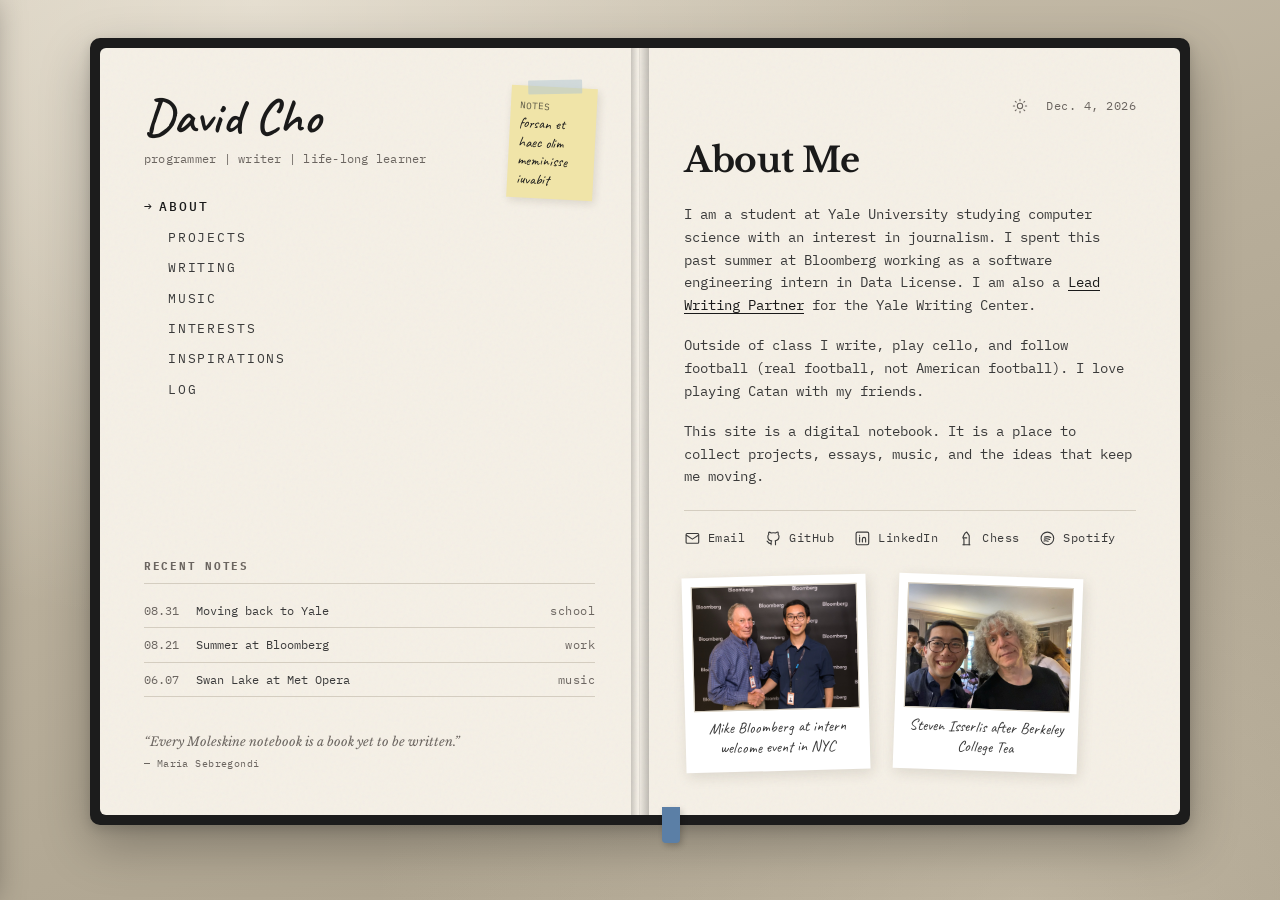
<file: src/index.html>
<!DOCTYPE html>
<html lang="en">
<head>
  <meta charset="UTF-8">
  <meta name="viewport" content="width=device-width, initial-scale=1.0">
  <title>David Cho — About</title>
  <meta property="og:type" content="website">
  <meta property="og:url" content="https://chodav.github.io/">
  <meta property="og:title" content="David Cho — About">
  <meta property="og:description" content="A digital notebook for projects, essays, music, and notes.">
  <meta name="twitter:card" content="summary">
  <link rel="stylesheet" href="assets/css/style.css">
</head>
<body data-page="about" data-show-mobile-home="true">
  <div class="site">
    <div data-chrome></div>
    <div class="notebook">
      <div data-page-left></div>
      <main class="page page-right">
        <div data-content-meta></div>
        <h2 class="content-title">About Me</h2>
        <div class="content-body">
          <p>
            I am a student at Yale University studying computer science with an interest in journalism.
            I spent this past summer at Bloomberg working as a software engineering intern in Data License.
            I am also a <a class="inline-link" href="https://poorvucenter.yale.edu/profile/david-cho" target="_blank" rel="noopener noreferrer">Lead Writing Partner</a> for the Yale Writing Center.
          </p>
          <p>
            Outside of class I write, play cello, and follow football (real football, not American football). I love playing Catan with my friends.
          </p>
          <p>
            This site is a digital notebook. It is a place to collect projects, essays, music, and the ideas that keep me moving.
          </p>

          <nav class="contact-links" aria-label="Contact">
            <a href="mailto:david.cho@yale.edu" class="contact-link">
              <svg viewBox="0 0 24 24" aria-hidden="true"><rect x="3" y="5" width="18" height="14" rx="1.5"/><path d="M3.5 7.5L12 13l8.5-5.5"/></svg>
              <span>Email</span>
            </a>
            <a href="https://github.com/Chodav" class="contact-link" target="_blank" rel="noopener noreferrer">
              <svg viewBox="0 0 24 24" aria-hidden="true"><path d="M9 19c-4.3 1.4-4.3-2.5-6-3m12 5v-3.5c0-1 .1-1.4-.5-2 2.8-.3 5.5-1.4 5.5-6.1 0-1.3-.5-2.4-1.3-3.2.1-.3.6-1.6-.1-3.2 0 0-1.1-.3-3.5 1.3a12 12 0 0 0-6.2 0C6.6 2.8 5.5 3.1 5.5 3.1c-.7 1.6-.2 2.9-.1 3.2A4.6 4.6 0 0 0 4.1 9.5c0 4.7 2.7 5.8 5.5 6.1-.6.5-.9 1.3-.9 2.5V21"/></svg>
              <span>GitHub</span>
            </a>
            <a href="https://www.linkedin.com/in/david-cho-4658502a8" class="contact-link" target="_blank" rel="noopener noreferrer">
              <svg viewBox="0 0 24 24" aria-hidden="true"><rect x="3" y="3" width="18" height="18" rx="2"/><path d="M8 10v7M8 7.5v.1M12 17v-4.2a2.3 2.3 0 0 1 4.6 0V17"/></svg>
              <span>LinkedIn</span>
            </a>
            <a href="https://www.chess.com/member/thechosenone_04" class="contact-link" target="_blank" rel="noopener noreferrer">
              <svg viewBox="0 0 24 24" aria-hidden="true"><path d="M7 21h10"/><path d="M8.5 21V13.5L7 11l1.2-3.2L10 4.5 12.5 3l1.3 1.8L16 8v13"/><path d="M8 11.2h4.5"/></svg>
              <span>Chess</span>
            </a>
            <a href="https://open.spotify.com/user/w8wuxxulh6s0yvmhb4m9mcxh7" class="contact-link" target="_blank" rel="noopener noreferrer">
              <svg viewBox="0 0 24 24" aria-hidden="true"><circle cx="12" cy="12" r="9"/><path d="M8 10.2c2.8-1 6.2-.8 8.8.5M7.5 13c2.5-.8 5.4-.6 7.7.5M7.2 15.7c1.9-.6 4.1-.5 5.9.3"/></svg>
              <span>Spotify</span>
            </a>
          </nav>

          <div class="photo-row" aria-label="Photos">
            <figure class="polaroid">
              <div
                class="polaroid-frame"
                role="img"
                aria-label="Meeting Mike Bloomberg at Bloomberg headquarters"
                data-photo="assets/images/mike_bloomberg.jpg"
              ></div>
              <figcaption class="polaroid-caption">Mike Bloomberg at intern welcome event in NYC</figcaption>
            </figure>
            <figure class="polaroid polaroid--tilt">
              <div
                class="polaroid-frame"
                role="img"
                aria-label="With cellist Steven Isserlis"
                data-photo="assets/images/steven_isserlis.jpg"
              ></div>
              <figcaption class="polaroid-caption">Steven Isserlis after Berkeley College Tea</figcaption>
            </figure>
          </div>
        </div>
      </main>
    </div>
    <div data-mount="mobile-home"></div>
  </div>
  <script src="assets/js/script.js"></script>
</body>
</html>
</file>
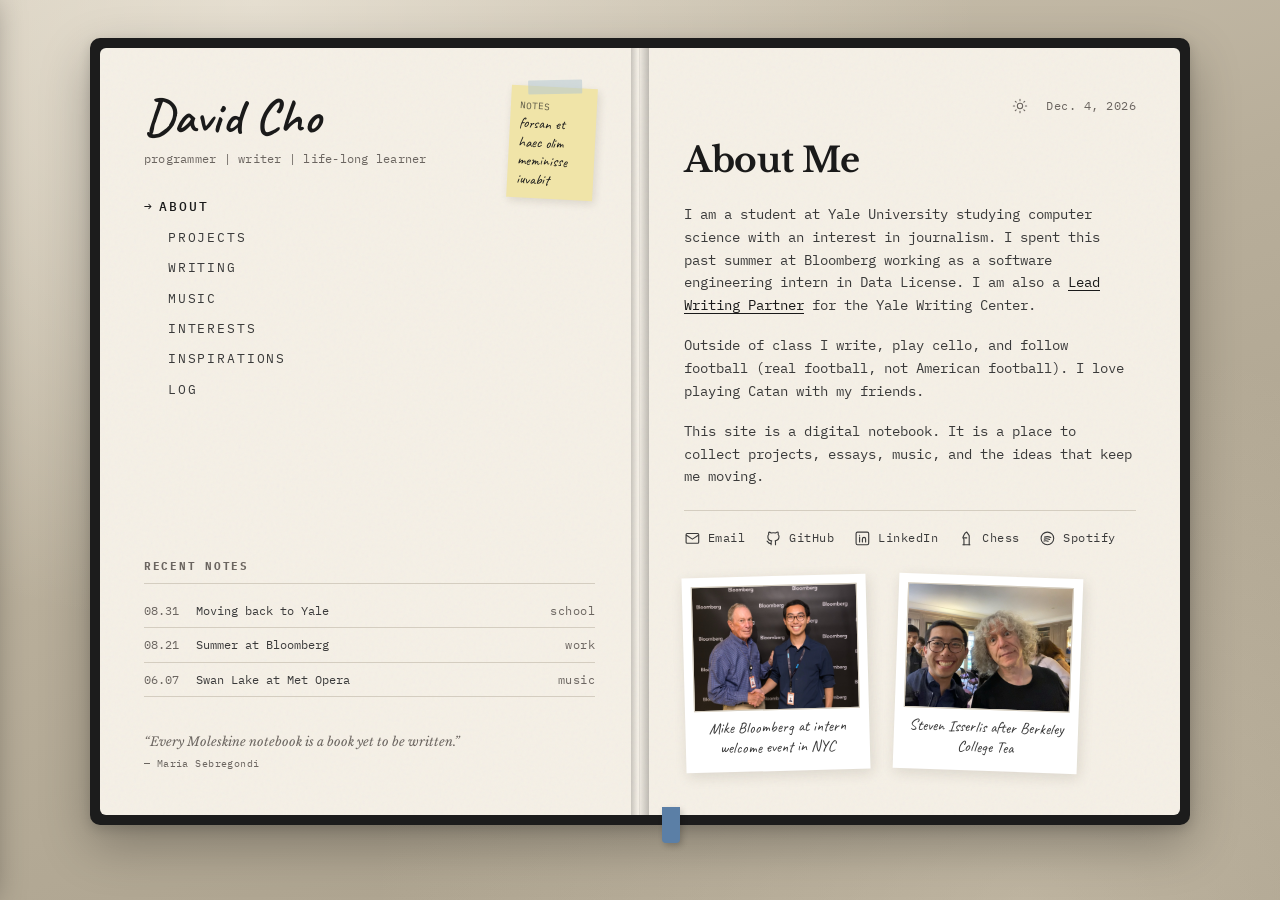
<file: src/about.html>
<!DOCTYPE html>
<html lang="en">
<head>
  <meta charset="UTF-8">
  <meta http-equiv="refresh" content="0; url=index.html">
  <link rel="canonical" href="index.html">
  <title>Redirecting…</title>
  <script>location.replace("index.html");</script>
</head>
<body>
  <p><a href="index.html">About has moved — continue here</a>.</p>
</body>
</html>
</file>
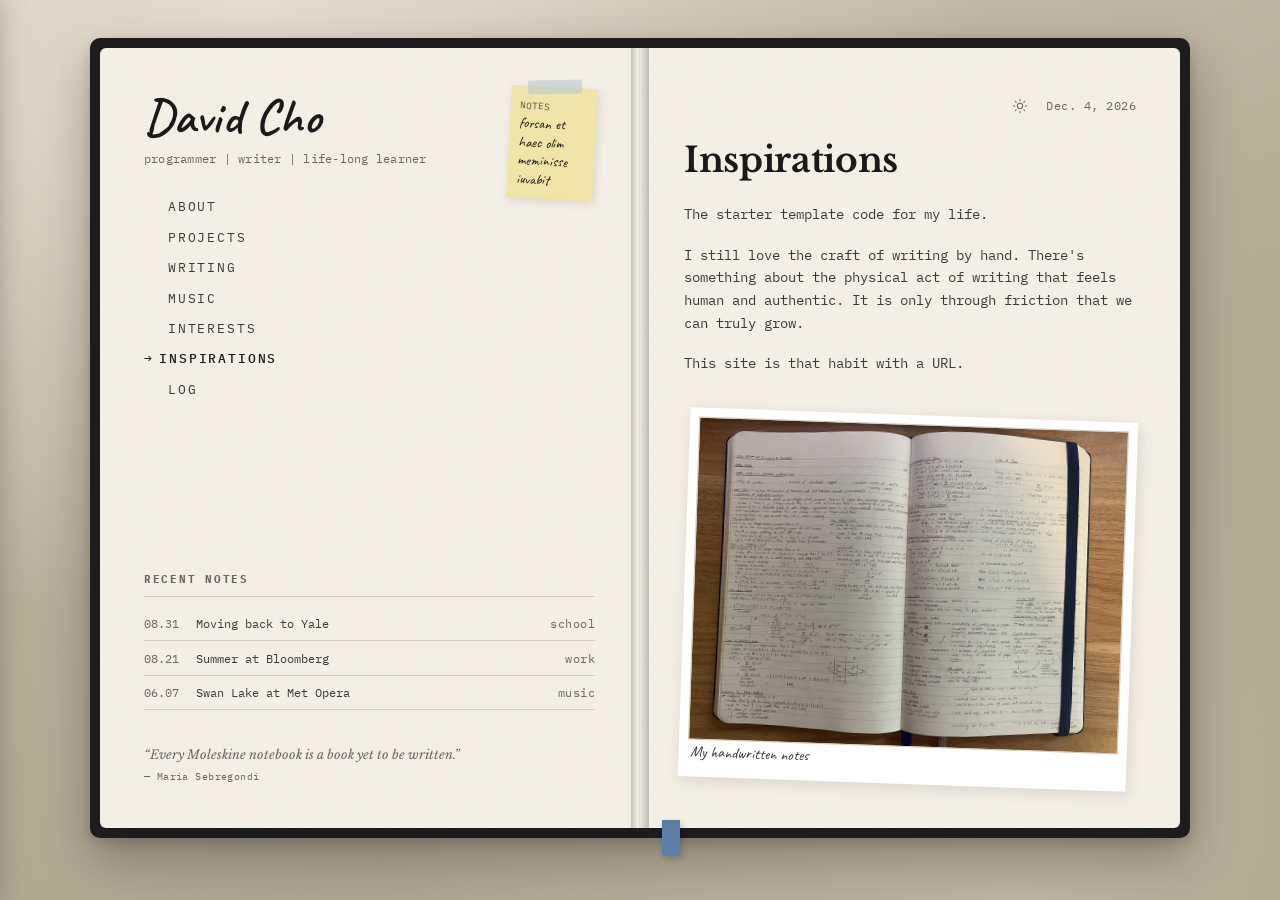
<file: src/inspirations.html>
<!DOCTYPE html>
<html lang="en">
<head>
  <meta charset="UTF-8">
  <meta name="viewport" content="width=device-width, initial-scale=1.0">
  <title>David Cho — Inspirations</title>
  <meta property="og:type" content="website">
  <meta property="og:url" content="https://chodav.github.io/inspirations.html">
  <meta property="og:title" content="David Cho — Inspirations">
  <meta property="og:description" content="A digital notebook for projects, essays, music, and notes.">
  <meta name="twitter:card" content="summary">
  <link rel="stylesheet" href="assets/css/style.css">
</head>
<body data-page="inspirations">
  <div class="site">
    <div data-chrome></div>
    <div class="notebook">
      <div data-page-left></div>
      <main class="page page-right">
        <div data-content-meta></div>
        <h1 class="content-title">Inspirations</h1>
        <div class="content-body">
          <p>The starter template code for my life.</p>
          <p>
            I still love the craft of writing by hand.
            There's something about the physical act of writing that feels human and authentic.
            It is only through friction that we can truly grow.
          </p>
          <p>
            This site is that habit with a URL.
          </p>
          <div class="photo-row photo-row--inline" aria-label="Notebook">
            <a class="polaroid polaroid--tilt polaroid--large polaroid-link" href="assets/images/notebook.jpg">
              <div
                class="polaroid-frame"
                role="img"
                aria-label="Open notebook of handwritten class notes on a wooden desk"
                data-photo="assets/images/notebook.jpg"
              ></div>
              <span class="polaroid-caption">My handwritten notes</span>
            </a>
          </div>
          <ul class="item-grid">
            <li>
              <a class="item-link" href="https://youtu.be/35_G6R6rD94?si=_UIDYD9YR3ytH3Wu" target="_blank" rel="noopener noreferrer">
                <div class="item-head">
                  <h2 class="item-title">Tottenham vs. Ajax</h2>
                  <span class="item-meta">watch →</span>
                </div>
                <p class="item-desc"><em>That</em> famous comeback. Football is a game defined by moments. I'll always remember this moment. Play till the final whistle.</p>
              </a>
            </li>
            <li>
              <a class="item-link" href="https://youtu.be/vWC-USe1ncI?si=wF7zxnIMpjs9BTAo" target="_blank" rel="noopener noreferrer">
                <div class="item-head">
                  <h2 class="item-title">2025 Europa League Final</h2>
                  <span class="item-meta">watch →</span>
                </div>
                <p class="item-desc">Glory, Glory, Tottenham Hotspur.</p>
                <blockquote class="item-quote">
                  <p>“I don’t usually win things — I always win things in my second year.”</p>
                  <cite>— Ange Postecoglou</cite>
                </blockquote>
              </a>
            </li>
            <li>
              <div class="item-head">
                <h2 class="item-title">Antonín Kinský</h2>
                <span class="item-meta">football</span>
              </div>
              <p class="item-desc">"From dream to nightmare to dream again."</p>
            </li>
            <li>
              <div class="item-head">
                <h2 class="item-title">Jürgen Klopp</h2>
                <span class="item-meta">football</span>
              </div>
              <p class="item-desc">A life well-lived can be defined by the way you say goodbye.</p>
              <div class="item-quotes">
                <blockquote class="item-quote">
                  <p>“Saying goodbye is never nice but saying goodbye without feeling sad or hurt, that would just mean the time we spent together was not great… and we had a great time.”</p>
                  <cite>— Final press conference for Liverpool FC, 2024</cite>
                </blockquote>
                <blockquote class="item-quote">
                  <p>“It's not so important what people think when you come in. It's much more important what people think when you leave.”</p>
                  <cite>— Opening press conference for Liverpool FC, 2015</cite>
                </blockquote>
              </div>
            </li>
            <li>
              <a class="item-link" href="https://youtu.be/NZD5IFpyDcE?si=Eidq7383RiM5HMX6" target="_blank" rel="noopener noreferrer">
                <div class="item-head">
                  <h2 class="item-title">YouTube Comments</h2>
                  <span class="item-meta">watch →</span>
                </div>
                <p class="item-desc">The YouTube comments section never ceases to amaze me. There’s always some wisdom to be found anywhere.</p>
                <blockquote class="item-quote">
                  <p>“You pity the moth confusing a lamp for the moon, yet here you are confusing a screen for the world.”</p>
                  <cite>— @salvatore2119</cite>
                </blockquote>
              </a>
            </li>
            <li>
              <a class="item-link" href="https://www.youtube.com/@ThePrimeTimeagen" target="_blank" rel="noopener noreferrer">
                <div class="item-head">
                  <h2 class="item-title">ThePrimeagen</h2>
                  <span class="item-meta">watch →</span>
                </div>
                <p class="item-desc">I've never seen a more joyous and passionate programmer.</p>
              </a>
            </li>
            <li>
              <a class="item-link" href="https://youtube.com/@find404?si=1f1ep9zQ-0mhBs_p" target="_blank" rel="noopener noreferrer">
                <div class="item-head">
                  <h2 class="item-title">David Park</h2>
                  <span class="item-meta">watch →</span>
                </div>
                <p class="item-desc">The Asian David Goggins. It's incredible what you can do when you put your mind to it.</p>
              </a>
            </li>
            <li>
              <div class="item-head">
                <h2 class="item-title">Dead Poets Society</h2>
                <span class="item-meta">film</span>
              </div>
              <div class="item-quotes">
                <blockquote class="item-quote">
                  <p>“The powerful play goes on and you may contribute a verse. What will your verse be?”</p>
                </blockquote>
                <blockquote class="item-quote">
                  <p>“Carpe diem. Seize the day, boys. Make your lives extraordinary.”</p>
                </blockquote>
                <blockquote class="item-quote">
                  <p>“We don’t read and write poetry because it’s cute. We read and write poetry because we are members of the human race. And the human race is filled with passion… Poetry, beauty, romance, love, these are what we stay alive for.”</p>
                </blockquote>
              </div>
            </li>
            <li>
              <div class="item-head">
                <h2 class="item-title">Mary Oliver</h2>
                <span class="item-meta">poetry</span>
              </div>
              <blockquote class="item-quote">
                <p>Pay attention.</p>
                <p>Be astonished.</p>
                <p>Tell about it.</p>
                <cite>— from “Instructions for Living a Life”</cite>
              </blockquote>
            </li>
          </ul>
        </div>
      </main>
    </div>
    <div data-mobile-home></div>
  </div>
  <script src="assets/js/script.js"></script>
</body>
</html>
</file>
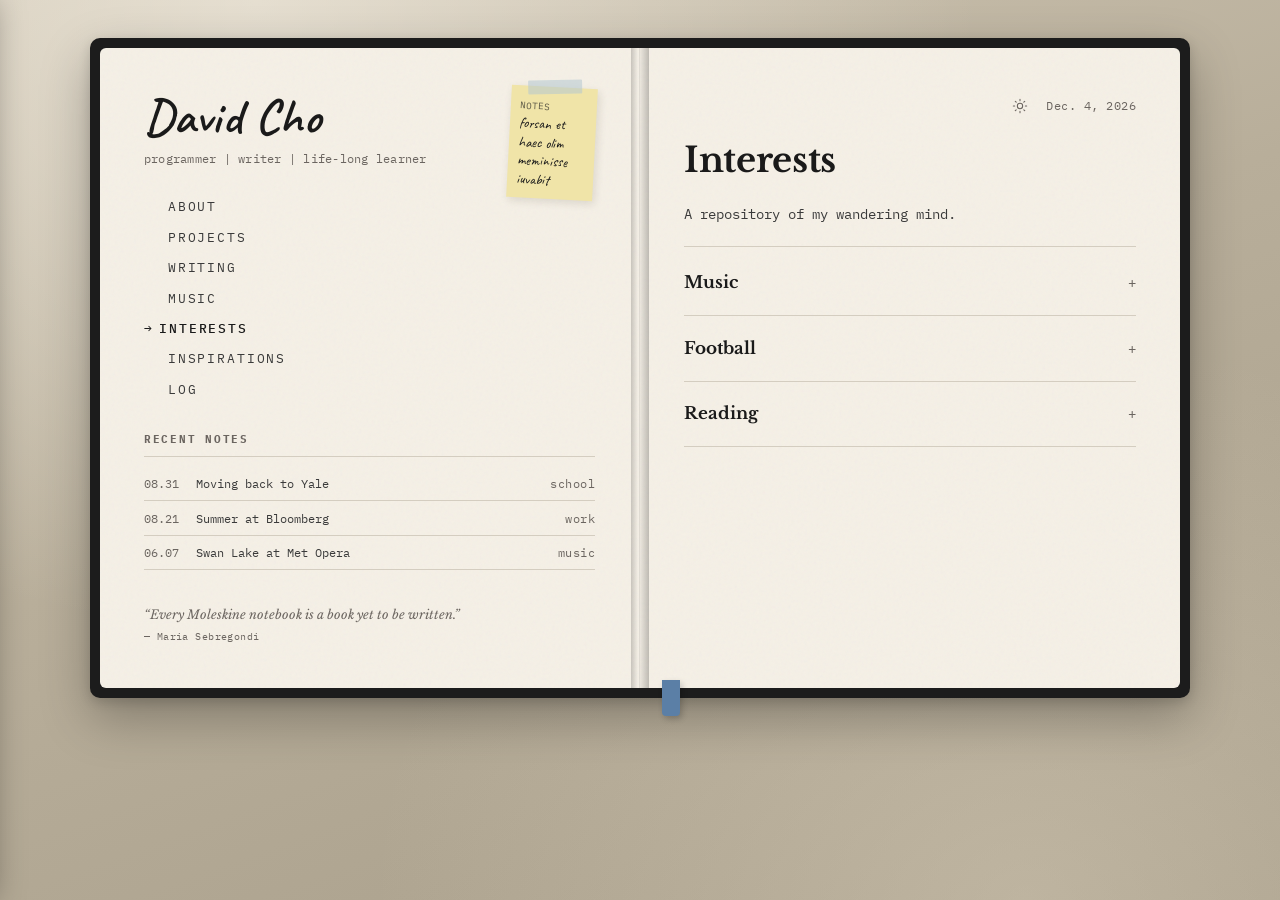
<file: src/interests.html>
<!DOCTYPE html>
<html lang="en">
<head>
  <meta charset="UTF-8">
  <meta name="viewport" content="width=device-width, initial-scale=1.0">
  <title>David Cho — Interests</title>
  <meta property="og:type" content="website">
  <meta property="og:url" content="https://chodav.github.io/interests.html">
  <meta property="og:title" content="David Cho — Interests">
  <meta property="og:description" content="A digital notebook for projects, essays, music, and notes.">
  <meta name="twitter:card" content="summary">
  <link rel="stylesheet" href="assets/css/style.css">
</head>
<body data-page="interests">
  <div class="site">
    <div data-chrome></div>
    <div class="notebook">
      <div data-page-left></div>
      <main class="page page-right">
        <div data-content-meta></div>
        <h1 class="content-title">Interests</h1>
        <div class="content-body">
          <p>
            A repository of my wandering mind.
          </p>
          <hr class="content-rule">

          <details class="interest-block">
            <summary>Music</summary>
            <div class="interest-panel">
              <p>
                These are some of the soundtracks to my life.
              </p>
              <nav class="contact-links" aria-label="Spotify">
                <a class="contact-link" href="https://open.spotify.com/user/w8wuxxulh6s0yvmhb4m9mcxh7" target="_blank" rel="noopener noreferrer">
                  <svg viewBox="0 0 24 24" aria-hidden="true"><circle cx="12" cy="12" r="9"/><path d="M8 10.2c2.8-1 6.2-.8 8.8.5M7.5 13c2.5-.8 5.4-.6 7.7.5M7.2 15.7c1.9-.6 4.1-.5 5.9.3"/></svg>
                  <span>My Spotify</span>
                </a>
              </nav>
              <ul class="item-grid">
                <li>
                  <a class="item-link" href="https://open.spotify.com/album/5T0Gt5JYXh6gEttuB8ujML" target="_blank" rel="noopener noreferrer">
                    <div class="item-head">
                      <h2 class="item-title">0.1 flaws and all.</h2>
                      <span class="item-meta">listen →</span>
                    </div>
                    <p class="item-desc">wave to earth</p>
                  </a>
                </li>
                <li>
                  <a class="item-link" href="https://open.spotify.com/album/1rpCHilZQkw84A3Y9czvMO" target="_blank" rel="noopener noreferrer">
                    <div class="item-head">
                      <h2 class="item-title">Bewitched</h2>
                      <span class="item-meta">listen →</span>
                    </div>
                    <p class="item-desc">Laufey</p>
                  </a>
                </li>
                <li>
                  <a class="item-link" href="https://open.spotify.com/album/6lauK4mNENDUMSoekDVDNG" target="_blank" rel="noopener noreferrer">
                    <div class="item-head">
                      <h2 class="item-title">A Matter of Time</h2>
                      <span class="item-meta">listen →</span>
                    </div>
                    <p class="item-desc">Laufey</p>
                  </a>
                </li>
                <li>
                  <a class="item-link" href="https://open.spotify.com/album/3vyo8Ev3o6olStojgqpS6U" target="_blank" rel="noopener noreferrer">
                    <div class="item-head">
                      <h2 class="item-title">bad pieces</h2>
                      <span class="item-meta">listen →</span>
                    </div>
                    <p class="item-desc">wave to earth</p>
                  </a>
                </li>
                <li>
                  <a class="item-link" href="https://open.spotify.com/album/0Ydm84ftyiWRGOIFkdl30L" target="_blank" rel="noopener noreferrer">
                    <div class="item-head">
                      <h2 class="item-title">Everything I Know About Love</h2>
                      <span class="item-meta">listen →</span>
                    </div>
                    <p class="item-desc">Laufey</p>
                  </a>
                </li>
                <li>
                  <a class="item-link" href="https://open.spotify.com/album/2G2NSV9SHG1WlgL4u5qZ9w" target="_blank" rel="noopener noreferrer">
                    <div class="item-head">
                      <h2 class="item-title">When We Were Younger</h2>
                      <span class="item-meta">listen →</span>
                    </div>
                    <p class="item-desc">grentperez</p>
                  </a>
                </li>
                <li>
                  <a class="item-link" href="https://open.spotify.com/album/3IKIobUDlcwhEs0tGJaLc7" target="_blank" rel="noopener noreferrer">
                    <div class="item-head">
                      <h2 class="item-title">Backflips in a Restaurant</h2>
                      <span class="item-meta">listen →</span>
                    </div>
                    <p class="item-desc">grentperez</p>
                  </a>
                </li>
                <li>
                  <a class="item-link" href="https://open.spotify.com/album/7kFyd5oyJdVX2pIi6P4iHE" target="_blank" rel="noopener noreferrer">
                    <div class="item-head">
                      <h2 class="item-title">rosie</h2>
                      <span class="item-meta">listen →</span>
                    </div>
                    <p class="item-desc">ROSÉ</p>
                  </a>
                </li>
                <li>
                  <a class="item-link" href="https://open.spotify.com/album/2jwiEM62fShlczQCQcRyMx" target="_blank" rel="noopener noreferrer">
                    <div class="item-head">
                      <h2 class="item-title"><em>La Bohème</em></h2>
                      <span class="item-meta">listen →</span>
                    </div>
                    <p class="item-desc">Puccini — Callas / Di Stefano / Votto</p>
                  </a>
                </li>
                <li>
                  <a class="item-link" href="https://open.spotify.com/album/1UnV33ItFroanKH2FPLz2I" target="_blank" rel="noopener noreferrer">
                    <div class="item-head">
                      <h2 class="item-title"><em>La Traviata</em></h2>
                      <span class="item-meta">listen →</span>
                    </div>
                    <p class="item-desc">Verdi — Netrebko / Villazón / Rizzi</p>
                  </a>
                </li>
                <li>
                  <a class="item-link" href="https://open.spotify.com/album/04rz93AqGy9JduzV3K81Dh" target="_blank" rel="noopener noreferrer">
                    <div class="item-head">
                      <h2 class="item-title">The Lord of the Rings: The Fellowship of the Ring</h2>
                      <span class="item-meta">listen →</span>
                    </div>
                    <p class="item-desc">Howard Shore — Original Motion Picture Soundtrack</p>
                  </a>
                </li>
              </ul>
            </div>
          </details>

          <details class="interest-block">
            <summary>Football</summary>
            <div class="interest-panel">
              <p>
                Football is poetry in motion. These are some poets that inspire me on the pitch.
              </p>
              <ul class="item-grid">
                <li>
                  <a class="item-link" href="https://youtu.be/-898HIw7gsI" target="_blank" rel="noopener noreferrer">
                    <div class="item-head">
                      <h2 class="item-title">Eden Hazard</h2>
                      <span class="item-meta">watch →</span>
                    </div>
                    <p class="item-desc">Left winger — Real Madrid, Chelsea, Belgium</p>
                  </a>
                </li>
                <li>
                  <a class="item-link" href="https://youtu.be/bfOSAILCQpw" target="_blank" rel="noopener noreferrer">
                    <div class="item-head">
                      <h2 class="item-title">Bernardo Silva</h2>
                      <span class="item-meta">watch →</span>
                    </div>
                    <p class="item-desc">Attacking midfielder — Real Madrid, Manchester City, AS Monaco, Portugal</p>
                  </a>
                </li>
                <li>
                  <a class="item-link" href="https://youtu.be/olnIp0EiZ5s" target="_blank" rel="noopener noreferrer">
                    <div class="item-head">
                      <h2 class="item-title">Mousa Dembélé</h2>
                      <span class="item-meta">watch →</span>
                    </div>
                    <p class="item-desc">Central midfielder — Tottenham Hotspur, Belgium</p>
                  </a>
                </li>
                <li>
                  <a class="item-link" href="https://youtu.be/mPViT0MxaUc" target="_blank" rel="noopener noreferrer">
                    <div class="item-head">
                      <h2 class="item-title">Luka Modrić</h2>
                      <span class="item-meta">watch →</span>
                    </div>
                    <p class="item-desc">Central midfielder — AC Milan, Real Madrid, Tottenham Hotspur, Croatia</p>
                  </a>
                </li>
                <li>
                  <a class="item-link" href="https://youtu.be/qbcM_7DLgWA" target="_blank" rel="noopener noreferrer">
                    <div class="item-head">
                      <h2 class="item-title">Thiago Alcântara</h2>
                      <span class="item-meta">watch →</span>
                    </div>
                    <p class="item-desc">Central midfielder — Liverpool, Bayern, Barcelona, Spain</p>
                  </a>
                </li>
                <li>
                  <a class="item-link" href="https://youtu.be/h2-rkVfd4kU" target="_blank" rel="noopener noreferrer">
                    <div class="item-head">
                      <h2 class="item-title">Franck Ribéry</h2>
                      <span class="item-meta">watch →</span>
                    </div>
                    <p class="item-desc">Left winger — Fiorentina, Bayern Munich, France</p>
                  </a>
                </li>
              </ul>
            </div>
          </details>

          <details class="interest-block">
            <summary>Reading</summary>
            <div class="interest-panel">
              <p>
                Here are some pieces that have haunted me.
              </p>
              <ul class="item-grid">
                <li>
                  <a class="item-link" href="https://www.theatlantic.com/magazine/2026/05/death-bereavement-maternal-grief/686590/" target="_blank" rel="noopener noreferrer">
                    <div class="item-head">
                      <h2 class="item-title">On Losing a Daughter</h2>
                      <span class="item-meta">read →</span>
                    </div>
                    <p class="item-desc">The Atlantic</p>
                  </a>
                </li>
                <li>
                  <a class="item-link" href="https://www.quantamagazine.org/june-huh-high-school-dropout-wins-the-fields-medal-20220705/" target="_blank" rel="noopener noreferrer">
                    <div class="item-head">
                      <h2 class="item-title">June Huh</h2>
                      <span class="item-meta">read →</span>
                    </div>
                    <p class="item-desc">Quanta Magazine</p>
                  </a>
                </li>
                <li>
                  <a class="item-link" href="https://yalereview.org/article/there-i-almost-am" target="_blank" rel="noopener noreferrer">
                    <div class="item-head">
                      <h2 class="item-title">There I Almost Am</h2>
                      <span class="item-meta">read →</span>
                    </div>
                    <p class="item-desc">The Yale Review</p>
                  </a>
                </li>
                <li>
                  <a class="item-link" href="https://www.nytimes.com/2025/12/19/opinion/tolkien-grief-lord-rings.html" target="_blank" rel="noopener noreferrer">
                    <div class="item-head">
                      <h2 class="item-title">Why I Keep Returning to Middle-Earth</h2>
                      <span class="item-meta">read →</span>
                    </div>
                    <p class="item-desc">The New York Times</p>
                  </a>
                </li>
                <li>
                  <a class="item-link" href="https://www.theplayerstribune.com/yan-diomande-soccer-bundesliga-rb-leipzig-ivory-coast" target="_blank" rel="noopener noreferrer">
                    <div class="item-head">
                      <h2 class="item-title">Dear Roxane, Yan Diomande</h2>
                      <span class="item-meta">read →</span>
                    </div>
                    <p class="item-desc">The Players’ Tribune</p>
                  </a>
                </li>
                <li>
                  <a class="item-link" href="https://www.theatlantic.com/magazine/2026/08/reading-crisis-postliterate-age/687618/" target="_blank" rel="noopener noreferrer">
                    <div class="item-head">
                      <h2 class="item-title">The End of Reading Is Here</h2>
                      <span class="item-meta">read →</span>
                    </div>
                    <p class="item-desc">The Atlantic</p>
                  </a>
                </li>
                <li>
                  <a class="item-link" href="https://www.theatlantic.com/technology/2026/08/ultra-processed-childhood-ai/688217/" target="_blank" rel="noopener noreferrer">
                    <div class="item-head">
                      <h2 class="item-title">A Chatbot-Free Childhood Will Be a Status Symbol</h2>
                      <span class="item-meta">read →</span>
                    </div>
                    <p class="item-desc">The Atlantic</p>
                  </a>
                </li>
                <li>
                  <a class="item-link" href="https://www.theatlantic.com/magazine/2026/09/orchestra-conductor-profession/687962" target="_blank" rel="noopener noreferrer">
                    <div class="item-head">
                      <h2 class="item-title">The Mysterious Art of Conducting</h2>
                      <span class="item-meta">read →</span>
                    </div>
                    <p class="item-desc">The Atlantic</p>
                  </a>
                </li>
              </ul>
            </div>
          </details>
        </div>
      </main>
    </div>
    <div data-mount="mobile-home"></div>
  </div>
  <script src="assets/js/script.js"></script>
</body>
</html>
</file>
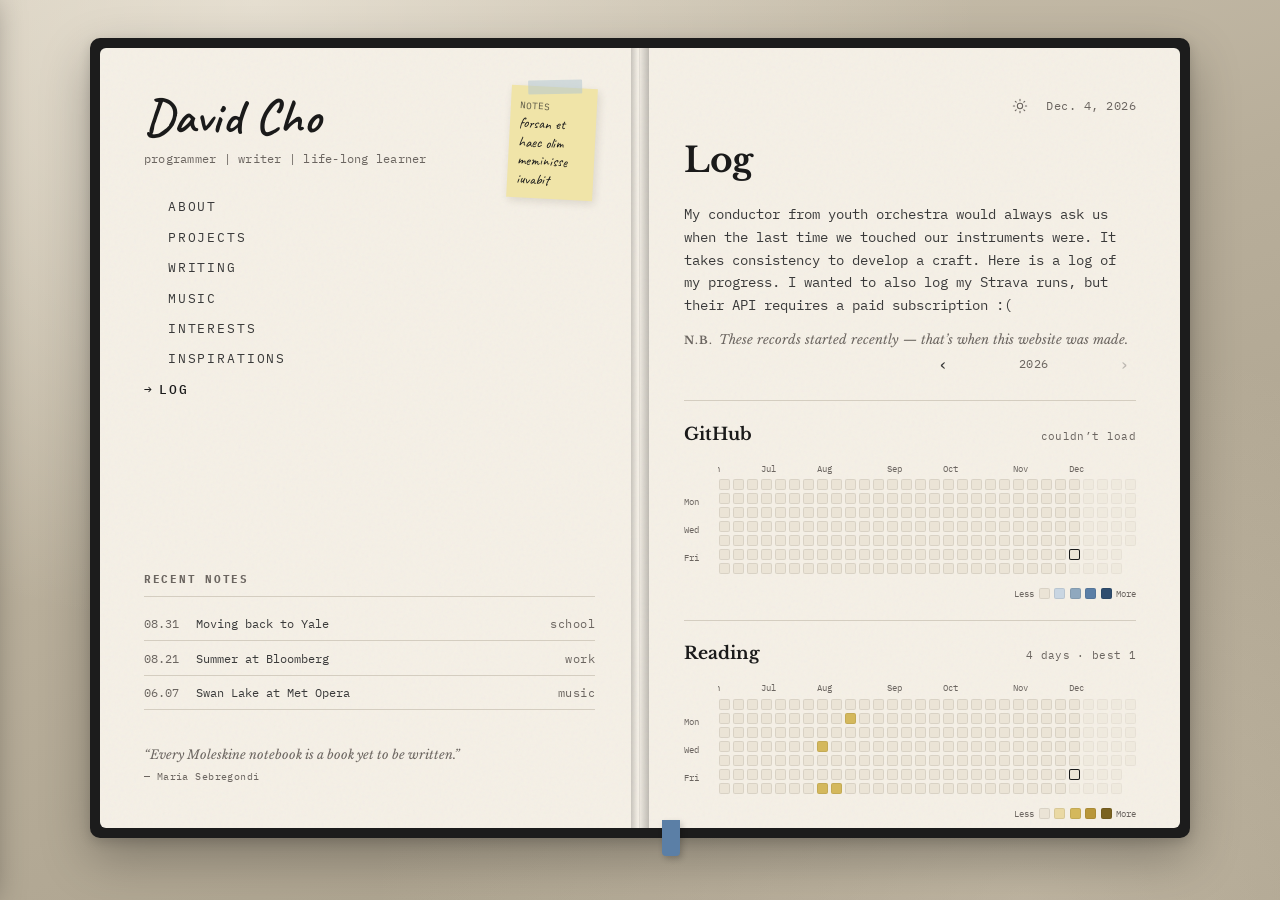
<file: src/log.html>
<!DOCTYPE html>
<html lang="en">
<head>
  <meta charset="UTF-8">
  <meta name="viewport" content="width=device-width, initial-scale=1.0">
  <title>David Cho — Log</title>
  <meta property="og:type" content="website">
  <meta property="og:url" content="https://chodav.github.io/log.html">
  <meta property="og:title" content="David Cho — Log">
  <meta property="og:description" content="A digital notebook for projects, essays, music, and notes.">
  <meta name="twitter:card" content="summary">
  <link rel="stylesheet" href="assets/css/style.css">
</head>
<body data-page="log">
  <div class="site">
    <div data-chrome></div>
    <div class="notebook">
      <div data-page-left></div>
      <main class="page page-right">
        <div data-content-meta></div>
        <h1 class="content-title">Log</h1>
        <div class="content-body">
          <p>
            My conductor from youth orchestra would always ask us when the last time we touched our instruments were. 
            It takes consistency to develop a craft. Here is a log of my progress. 
            I wanted to also log my Strava runs, but their API requires a paid subscription :(
          </p>
          <p class="nota-bene"><em>N.B.</em> These records started recently — that’s when this website was made.</p>

          <div class="log-toolbar">
            <button class="log-year-btn" type="button" data-year-prev aria-label="Previous year">‹</button>
            <span class="log-year-label" data-year-label>2026</span>
            <button class="log-year-btn" type="button" data-year-next aria-label="Next year">›</button>
          </div>

          <section class="log-section" data-log="github">
            <header class="log-head">
              <h2 class="log-title">GitHub</h2>
              <p class="log-stats" data-log-stats>loading…</p>
            </header>
            <div data-log-grid></div>
            <div class="log-detail" data-log-detail hidden></div>
          </section>

          <section class="log-section" data-log="reading">
            <header class="log-head">
              <h2 class="log-title">Reading</h2>
              <p class="log-stats" data-log-stats></p>
            </header>
            <div data-log-grid></div>
            <div class="log-detail" data-log-detail hidden></div>
          </section>
        </div>
      </main>
    </div>
    <div data-mount="mobile-home"></div>
  </div>
  <script src="assets/js/script.js"></script>
  <script src="assets/js/log.js"></script>
</body>
</html>
</file>
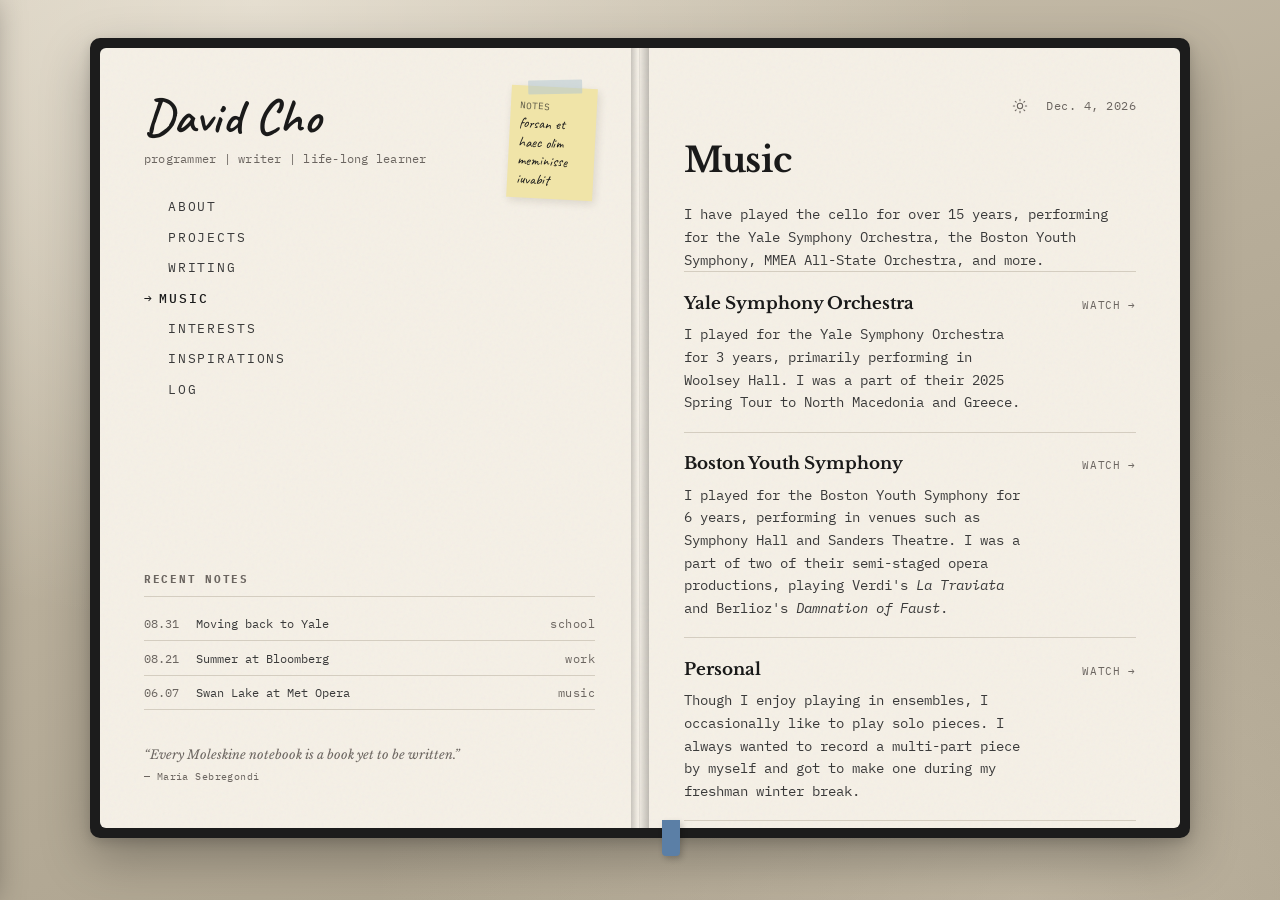
<file: src/music.html>
<!DOCTYPE html>
<html lang="en">
<head>
  <meta charset="UTF-8">
  <meta name="viewport" content="width=device-width, initial-scale=1.0">
  <title>David Cho — Music</title>
  <meta property="og:type" content="website">
  <meta property="og:url" content="https://chodav.github.io/music.html">
  <meta property="og:title" content="David Cho — Music">
  <meta property="og:description" content="A digital notebook for projects, essays, music, and notes.">
  <meta name="twitter:card" content="summary">
  <link rel="stylesheet" href="assets/css/style.css">
</head>
<body data-page="music">
  <div class="site">
    <div data-chrome></div>
    <div class="notebook">
      <div data-page-left></div>
      <main class="page page-right">
        <div data-content-meta></div>
        <h1 class="content-title">Music</h1>
        <div class="content-body">
          <p>
            I have played the cello for over 15 years, performing for the Yale Symphony Orchestra, the Boston Youth Symphony, MMEA All-State Orchestra, and more.
          </p>
          <ul class="item-grid">
            <li>
              <a class="item-link" href="https://www.youtube.com/live/8vMs_OntLIk?si=j2KLiTO_Z8d3lPNA" target="_blank" rel="noopener noreferrer">
                <div class="item-head">
                  <h2 class="item-title">Yale Symphony Orchestra</h2>
                  <span class="item-meta">watch →</span>
                </div>
                <p class="item-desc">
                  I played for the Yale Symphony Orchestra for 3 years, primarily performing in Woolsey Hall.
                  I was a part of their 2025 Spring Tour to North Macedonia and Greece.
                </p>
              </a>
            </li>
            <li>
              <a class="item-link" href="https://youtu.be/CFDP9EW0VcM?si=obW-KwpDXlYpH4-W" target="_blank" rel="noopener noreferrer">
                <div class="item-head">
                  <h2 class="item-title">Boston Youth Symphony</h2>
                  <span class="item-meta">watch →</span>
                </div>
                <p class="item-desc">
                  I played for the Boston Youth Symphony for 6 years, performing in venues such as Symphony Hall and Sanders Theatre. 
                  I was a part of two of their semi-staged opera productions, playing Verdi's <em>La Traviata</em> and Berlioz's <em>Damnation of Faust</em>.
                </p>
              </a>
            </li>
            <li>
              <a class="item-link" href="https://youtu.be/KHxIrI9WKfk?si=NRHsiOC1IUsSOqk5" target="_blank" rel="noopener noreferrer">
                <div class="item-head">
                  <h2 class="item-title">Personal</h2>
                  <span class="item-meta">watch →</span>
                </div>
                <p class="item-desc">
                  Though I enjoy playing in ensembles, I occasionally like to play solo pieces. 
                  I always wanted to record a multi-part piece by myself and got to make one during my freshman winter break.
                </p>
              </a>
            </li>
          </ul>
        </div>
      </main>
    </div>
    <div data-mount="mobile-home"></div>
  </div>
  <script src="assets/js/script.js"></script>
</body>
</html>
</file>
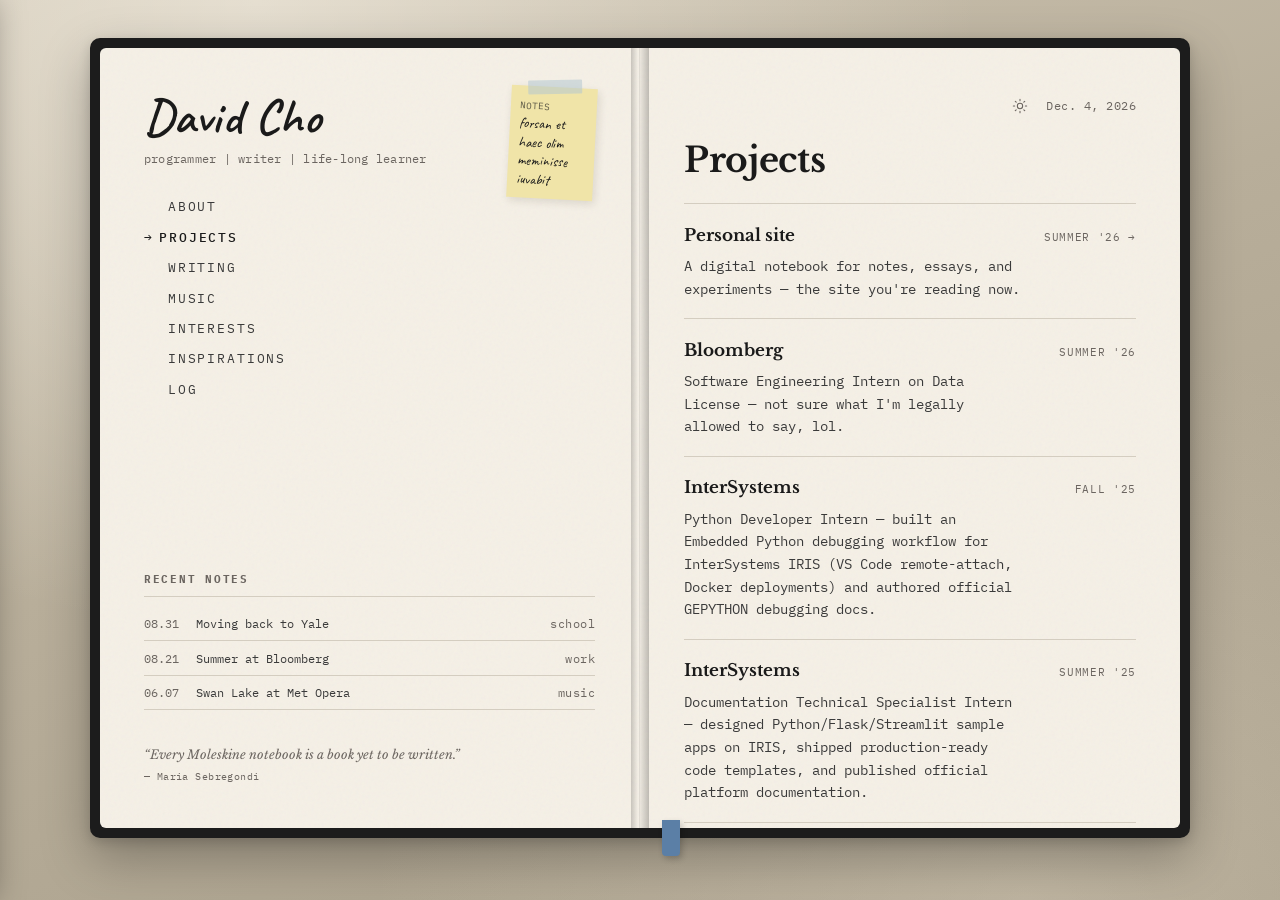
<file: src/projects.html>
<!DOCTYPE html>
<html lang="en">
<head>
  <meta charset="UTF-8">
  <meta name="viewport" content="width=device-width, initial-scale=1.0">
  <title>David Cho — Projects</title>
  <meta property="og:type" content="website">
  <meta property="og:url" content="https://chodav.github.io/projects.html">
  <meta property="og:title" content="David Cho — Projects">
  <meta property="og:description" content="A digital notebook for projects, essays, music, and notes.">
  <meta name="twitter:card" content="summary">
  <link rel="stylesheet" href="assets/css/style.css">
</head>
<body data-page="projects">
  <div class="site">
    <div data-chrome></div>
    <div class="notebook">
      <div data-page-left></div>
      <main class="page page-right">
        <div data-content-meta></div>
        <h1 class="content-title">Projects</h1>
        <div class="content-body">
          <ul class="item-grid">
            <li>
              <a class="item-link" href="https://github.com/Chodav/personal-site" target="_blank" rel="noopener noreferrer">
                <div class="item-head">
                  <h2 class="item-title">Personal site</h2>
                  <span class="item-meta">summer '26 →</span>
                </div>
                <p class="item-desc">A digital notebook for notes, essays, and experiments — the site you're reading now.</p>
              </a>
            </li>
            <li>
              <div class="item-head">
                <h2 class="item-title">Bloomberg</h2>
                <span class="item-meta">summer '26</span>
              </div>
              <p class="item-desc">Software Engineering Intern on Data License — not sure what I'm legally allowed to say, lol.</p>
            </li>
            <li>
              <div class="item-head">
                <h2 class="item-title">InterSystems</h2>
                <span class="item-meta">fall '25</span>
              </div>
              <p class="item-desc">Python Developer Intern — built an Embedded Python debugging workflow for InterSystems IRIS (VS Code remote-attach, Docker deployments) and authored official GEPYTHON debugging docs.</p>
            </li>
            <li>
              <div class="item-head">
                <h2 class="item-title">InterSystems</h2>
                <span class="item-meta">summer '25</span>
              </div>
              <p class="item-desc">Documentation Technical Specialist Intern — designed Python/Flask/Streamlit sample apps on IRIS, shipped production-ready code templates, and published official platform documentation.</p>
            </li>
            <li>
              <div class="item-head">
                <h2 class="item-title">Boston Children’s Hospital</h2>
                <span class="item-meta">summer '24</span>
              </div>
              <p class="item-desc">Research Intern in the Lee Laboratory — applied the PHet machine-learning algorithm for subtype discovery and analyzed cancer stem-cell scRNA-seq data.</p>
            </li>
            <li>
              <a class="item-link" href="https://github.com/Chodav/ME204-Final-Project-Spotify-API" target="_blank" rel="noopener noreferrer">
                <div class="item-head">
                  <h2 class="item-title">Spotify API analysis</h2>
                  <span class="item-meta">summer '24 →</span>
                </div>
                <p class="item-desc">LSE ME204 final project — collected and analyzed album popularity and track audio features via the Spotify API, centered on Laufey.</p>
              </a>
            </li>
            <li>
              <div class="item-head">
                <h2 class="item-title">MITRE</h2>
                <span class="item-meta">summer '21</span>
              </div>
              <p class="item-desc">Cyber Security Intern — wrote Python tools for firmware image recovery, parsing NAND Flash layouts, ECC, and out-of-band page data.</p>
            </li>
          </ul>
        </div>
      </main>
    </div>
    <div data-mount="mobile-home"></div>
  </div>
  <script src="assets/js/script.js"></script>
</body>
</html>
</file>
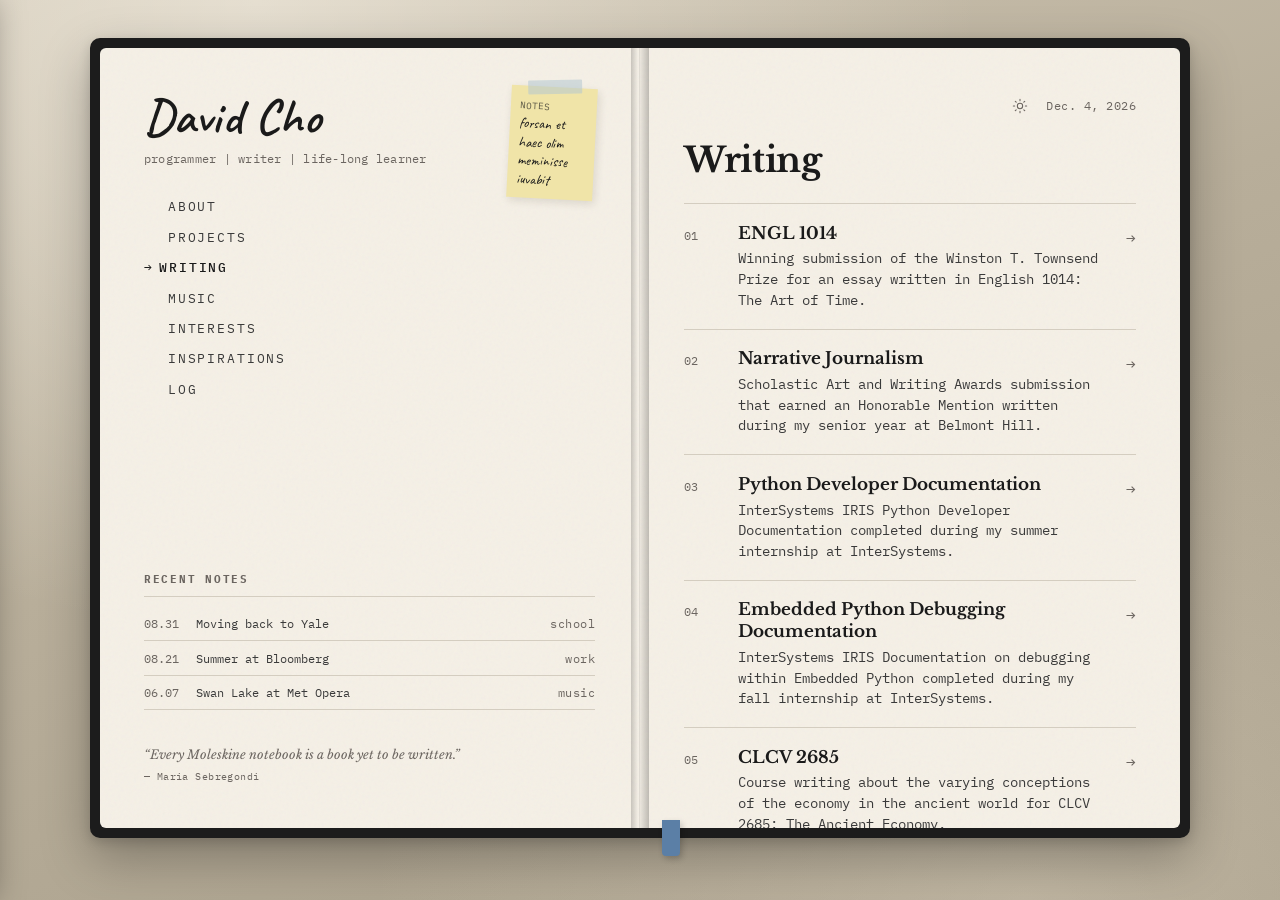
<file: src/writing.html>
<!DOCTYPE html>
<html lang="en">
<head>
  <meta charset="UTF-8">
  <meta name="viewport" content="width=device-width, initial-scale=1.0">
  <title>David Cho — Writing</title>
  <meta property="og:type" content="website">
  <meta property="og:url" content="https://chodav.github.io/writing.html">
  <meta property="og:title" content="David Cho — Writing">
  <meta property="og:description" content="A digital notebook for projects, essays, music, and notes.">
  <meta name="twitter:card" content="summary">
  <link rel="stylesheet" href="assets/css/style.css">
</head>
<body data-page="writing">
  <div class="site">
    <div data-chrome></div>
    <div class="notebook">
      <div data-page-left></div>
      <main class="page page-right">
        <div data-content-meta></div>
        <h1 class="content-title">Writing</h1>
        <div class="content-body">
          <ul class="entry-list">
            <li>
              <a class="entry" href="writing-portfolio/engl-1014.pdf" target="_blank" rel="noopener noreferrer">
                <span class="entry-num">01</span>
                <div class="entry-main">
                  <h2 class="entry-title">ENGL 1014</h2>
                  <p class="entry-blurb">Winning submission of the Winston T. Townsend Prize for an essay written in English 1014: The Art of Time.</p>
                </div>
                <span class="entry-arrow" aria-hidden="true">→</span>
              </a>
            </li>
            <li>
              <a class="entry" href="writing-portfolio/scholastic-submission.pdf" target="_blank" rel="noopener noreferrer">
                <span class="entry-num">02</span>
                <div class="entry-main">
                  <h2 class="entry-title">Narrative Journalism</h2>
                  <p class="entry-blurb">Scholastic Art and Writing Awards submission that earned an Honorable Mention written during my senior year at Belmont Hill.</p>
                </div>
                <span class="entry-arrow" aria-hidden="true">→</span>
              </a>
            </li>
            <li>
              <a class="entry" href="https://docs.intersystems.com/irislatest/csp/docbook/DocBook.UI.Page.cls?KEY=GPYDEV" target="_blank" rel="noopener noreferrer">
                <span class="entry-num">03</span>
                <div class="entry-main">
                  <h2 class="entry-title">Python Developer Documentation</h2>
                  <p class="entry-blurb">InterSystems IRIS Python Developer Documentation completed during my summer internship at InterSystems.</p>
                </div>
                <span class="entry-arrow" aria-hidden="true">→</span>
              </a>
            </li>
            <li>
              <a class="entry" href="https://docs.intersystems.com/irislatest/csp/docbook/DocBook.UI.Page.cls?KEY=GEPYTHON_debugep" target="_blank" rel="noopener noreferrer">
                <span class="entry-num">04</span>
                <div class="entry-main">
                  <h2 class="entry-title">Embedded Python Debugging Documentation</h2>
                  <p class="entry-blurb">InterSystems IRIS Documentation on debugging within Embedded Python completed during my fall internship at InterSystems.</p>
                </div>
                <span class="entry-arrow" aria-hidden="true">→</span>
              </a>
            </li>
            <li>
              <a class="entry" href="writing-portfolio/clcv-2685.pdf" target="_blank" rel="noopener noreferrer">
                <span class="entry-num">05</span>
                <div class="entry-main">
                  <h2 class="entry-title">CLCV 2685</h2>
                  <p class="entry-blurb">Course writing about the varying conceptions of the economy in the ancient world for CLCV 2685: The Ancient Economy.</p>
                </div>
                <span class="entry-arrow" aria-hidden="true">→</span>
              </a>
            </li>
            <li>
              <a class="entry" href="writing-portfolio/csbk-2310.pdf" target="_blank" rel="noopener noreferrer">
                <span class="entry-num">06</span>
                <div class="entry-main">
                  <h2 class="entry-title">CSBK 2310</h2>
                  <p class="entry-blurb">Course writing about a Yale Philharmonia concert performance for CSBK 2310: Writing Narrative Nonfiction and Journalism.</p>
                </div>
                <span class="entry-arrow" aria-hidden="true">→</span>
              </a>
            </li>
            <li>
              <a class="entry" href="writing-portfolio/ap-us-hist.pdf" target="_blank" rel="noopener noreferrer">
                <span class="entry-num">07</span>
                <div class="entry-main">
                  <h2 class="entry-title">AP U.S. History</h2>
                  <p class="entry-blurb">Final paper written for U.S. History on Leonard Bernstein and Post-WWII American Idealism.</p>
                </div>
                <span class="entry-arrow" aria-hidden="true">→</span>
              </a>
            </li>
            <li>
              <a class="entry" href="writing-portfolio/ap-latin.pdf" target="_blank" rel="noopener noreferrer">
                <span class="entry-num">08</span>
                <div class="entry-main">
                  <h2 class="entry-title">AP Latin</h2>
                  <p class="entry-blurb">Essay submitted to CANE Writing Contest about women in the Ancient World through Madeline Miller's <em>Circe</em> and David Ligare's <em>Penelope</em>.</p>
                </div>
                <span class="entry-arrow" aria-hidden="true">→</span>
              </a>
            </li>
          </ul>
        </div>
      </main>
    </div>
    <div data-mount="mobile-home"></div>
  </div>
  <script src="assets/js/script.js"></script>
</body>
</html>
</file>
<file: src/assets/css/style.css>
@import url("https://fonts.googleapis.com/css2?family=Caveat:wght@500;600&family=IBM+Plex+Mono:ital,wght@0,400;0,500;1,400&family=Libre+Baskerville:ital,wght@0,400;0,700;1,400&display=swap");

:root {
  --paper: #f5f0e6;
  --paper-deep: #ebe4d6;
  --ink: #1a1a1a;
  --ink-soft: #3a3a3a;
  --ink-muted: #6b6560;
  --rule: #d4cdc0;
  --sticky: #f0e4a8;
  --tape: rgba(180, 200, 210, 0.55);
  --cover: #1c1c1c;
  --ribbon: #5b7fa6;
  --shadow: rgba(40, 30, 20, 0.12);
  --drawer-bg: #161616;
  --drawer-ink: #f5f0e6;
  --font-script: "Caveat", cursive;
  --font-serif: "Libre Baskerville", Georgia, serif;
  --font-mono: "IBM Plex Mono", "Courier New", monospace;
  --page-pad: clamp(1.5rem, 4vw, 2.75rem);
  --spread-max: 1100px;
  --radius-page: 6px;
  --page-min-h: 640px;
  --page-max-h: min(780px, calc(100vh - 5rem));
}

[data-theme="dark"] {
  --paper: #1e1c19;
  --paper-deep: #161411;
  --ink: #f0ebe3;
  --ink-soft: #d4cdc3;
  --ink-muted: #9a9288;
  --rule: #3a3630;
  --sticky: #5c5330;
  --tape: rgba(100, 130, 150, 0.45);
  --cover: #0a0a0a;
  --shadow: rgba(0, 0, 0, 0.45);
  --drawer-bg: #0d0d0d;
  --drawer-ink: #f0ebe3;
}

*,
*::before,
*::after {
  box-sizing: border-box;
}

html {
  scroll-behavior: smooth;
}

body {
  margin: 0;
  min-height: 100vh;
  font-family: var(--font-mono);
  font-size: 0.9rem;
  line-height: 1.65;
  color: var(--ink);
  background:
    radial-gradient(ellipse at 20% 0%, rgba(255, 250, 240, 0.5), transparent 50%),
    radial-gradient(ellipse at 80% 100%, rgba(220, 210, 190, 0.4), transparent 45%),
    linear-gradient(160deg, #cfc6b4 0%, #b8ae9a 45%, #a89e8a 100%);
  background-attachment: fixed;
}

[data-theme="dark"] body {
  background:
    radial-gradient(ellipse at 30% 10%, rgba(50, 45, 38, 0.8), transparent 50%),
    linear-gradient(160deg, #0f0e0c 0%, #1a1814 100%);
}

a {
  color: inherit;
  text-decoration: none;
}

a:hover {
  opacity: 0.7;
}

img,
svg {
  max-width: 100%;
  display: block;
}

button {
  font: inherit;
  color: inherit;
  background: none;
  border: none;
  cursor: pointer;
  padding: 0;
}

/* —— Motion —— */
@keyframes notebook-in {
  from {
    opacity: 0;
    transform: translateY(12px);
  }
  to {
    opacity: 1;
    transform: translateY(0);
  }
}

@keyframes sticky-settle {
  from {
    opacity: 0;
    transform: rotate(8deg) translateY(-6px);
  }
  to {
    opacity: 1;
    transform: rotate(3deg) translateY(0);
  }
}

/* —— Site shell —— */
.site {
  min-height: 100vh;
  display: flex;
  flex-direction: column;
  align-items: center;
  padding: clamp(1rem, 3vw, 2.5rem) 1rem 3rem;
}

/* —— Mobile header —— */
.mobile-header {
  display: none;
  width: min(100%, 520px);
  align-items: center;
  justify-content: space-between;
  padding: 0.85rem 1.1rem;
  margin-bottom: 0.75rem;
  background: var(--paper);
  border: 1px solid var(--rule);
  border-radius: var(--radius-page);
  box-shadow: 0 8px 24px var(--shadow);
  position: relative;
  z-index: 20;
}

.mobile-header::after {
  content: "";
  position: absolute;
  top: -2px;
  right: 28%;
  width: 14px;
  height: 28px;
  background: var(--ribbon);
  border-radius: 0 0 3px 3px;
  box-shadow: 1px 2px 4px rgba(0, 0, 0, 0.15);
}

.mobile-brand {
  font-family: var(--font-script);
  font-size: 1.65rem;
  font-weight: 600;
  letter-spacing: 0.02em;
}

.icon-btn {
  width: 2rem;
  height: 2rem;
  display: grid;
  place-items: center;
  border-radius: 4px;
}

.icon-btn:hover {
  background: var(--paper-deep);
  opacity: 1;
}

.icon-btn svg {
  width: 1.15rem;
  height: 1.15rem;
  stroke: currentColor;
  fill: none;
  stroke-width: 1.6;
  stroke-linecap: round;
  stroke-linejoin: round;
}

/* —— Notebook spread —— */
.notebook {
  width: min(100%, var(--spread-max));
  display: grid;
  grid-template-columns: 1fr 1fr;
  background: var(--cover);
  border-radius: 10px;
  padding: 10px;
  box-shadow:
    0 20px 50px rgba(0, 0, 0, 0.28),
    0 4px 12px rgba(0, 0, 0, 0.15);
  position: relative;
  animation: notebook-in 0.55s ease both;
}

.notebook::before {
  content: "";
  position: absolute;
  top: 10px;
  bottom: 10px;
  left: 50%;
  width: 18px;
  transform: translateX(-50%);
  background: linear-gradient(
    90deg,
    rgba(0, 0, 0, 0.18),
    rgba(255, 255, 255, 0.04) 40%,
    rgba(0, 0, 0, 0.22)
  );
  z-index: 2;
  pointer-events: none;
}

.notebook::after {
  content: "";
  position: absolute;
  bottom: -18px;
  left: 52%;
  width: 18px;
  height: 36px;
  background: var(--ribbon);
  border-radius: 0 0 4px 4px;
  box-shadow: 2px 3px 6px rgba(0, 0, 0, 0.2);
}

.page {
  background-color: var(--paper);
  background-image:
    url("data:image/svg+xml,%3Csvg viewBox='0 0 200 200' xmlns='http://www.w3.org/2000/svg'%3E%3Cfilter id='n'%3E%3CfeTurbulence type='fractalNoise' baseFrequency='0.85' numOctaves='4' stitchTiles='stitch'/%3E%3C/filter%3E%3Crect width='100%25' height='100%25' filter='url(%23n)' opacity='0.04'/%3E%3C/svg%3E");
  min-height: min(var(--page-min-h), var(--page-max-h));
  max-height: var(--page-max-h);
  overflow-y: auto;
  overscroll-behavior: contain;
  padding: var(--page-pad);
  position: relative;
  scrollbar-width: thin;
  scrollbar-color: var(--rule) transparent;
}

.page-left {
  border-radius: var(--radius-page) 0 0 var(--radius-page);
  display: flex;
  flex-direction: column;
  gap: 1.75rem;
  border-right: 1px solid rgba(0, 0, 0, 0.06);
  overflow: visible;
}

.page-right {
  border-radius: 0 var(--radius-page) var(--radius-page) 0;
  display: flex;
  flex-direction: column;
}

/* —— Brand / sidebar —— */
.brand {
  position: relative;
  padding-right: 5.5rem;
}

.brand-name {
  font-family: var(--font-script);
  font-size: clamp(2.4rem, 4vw, 3.1rem);
  font-weight: 600;
  line-height: 1;
  margin: 0 0 0.35rem;
  letter-spacing: 0.01em;
}

.brand-tagline {
  margin: 0;
  font-size: 0.78rem;
  color: var(--ink-muted);
  letter-spacing: 0.02em;
}

/* —— Sticky note —— */
.sticky {
  position: absolute;
  top: -0.35rem;
  right: 0;
  width: 5.4rem;
  padding: 0.85rem 0.55rem 0.65rem;
  background: var(--sticky);
  box-shadow: 2px 3px 8px var(--shadow);
  transform: rotate(3deg);
  font-family: var(--font-script);
  font-size: 0.92rem;
  line-height: 1.25;
  color: var(--ink);
  z-index: 1;
  opacity: 1;
  animation: sticky-settle 0.7s 0.2s ease both;
}

.sticky:empty {
  display: none;
}

.sticky::before {
  content: "";
  position: absolute;
  top: -7px;
  left: 50%;
  transform: translateX(-50%) rotate(-4deg);
  width: 62%;
  height: 14px;
  background: var(--tape);
  border-radius: 1px;
}

.sticky-label {
  display: block;
  font-family: var(--font-mono);
  font-size: 0.58rem;
  letter-spacing: 0.12em;
  text-transform: uppercase;
  margin-bottom: 0.2rem;
  opacity: 0.7;
}

/* —— Nav —— */
.side-nav {
  display: flex;
  flex-direction: column;
  gap: 0.55rem;
}

.side-nav a {
  font-size: 0.82rem;
  letter-spacing: 0.14em;
  text-transform: uppercase;
  color: var(--ink-soft);
  display: flex;
  align-items: center;
  gap: 0.45rem;
  transition: color 0.15s ease;
}

.side-nav a:hover {
  opacity: 1;
  color: var(--ink);
}

.side-nav a.active {
  color: var(--ink);
  font-weight: 500;
}

.side-nav a.active::before {
  content: "→";
  font-weight: 400;
  letter-spacing: 0;
}

.side-nav a:not(.active)::before {
  content: "";
  width: 1.05rem;
}

/* —— Recent notes —— */
.recent {
  margin-top: auto;
}

.recent-heading {
  font-size: 0.68rem;
  letter-spacing: 0.16em;
  text-transform: uppercase;
  color: var(--ink-muted);
  margin: 0 0 0.65rem;
  padding-bottom: 0.4rem;
  border-bottom: 1px solid var(--rule);
}

.note-list {
  list-style: none;
  margin: 0;
  padding: 0;
}

.note-list li {
  display: grid;
  grid-template-columns: 2.6rem 1fr auto;
  gap: 0.65rem;
  align-items: baseline;
  padding: 0.45rem 0;
  border-bottom: 1px solid var(--rule);
  font-size: 0.72rem;
}

.note-date {
  color: var(--ink-muted);
  font-variant-numeric: tabular-nums;
}

.note-title {
  color: var(--ink-soft);
  white-space: nowrap;
  overflow: hidden;
  text-overflow: ellipsis;
}

.note-tag {
  color: var(--ink-muted);
  letter-spacing: 0.04em;
}

.quote {
  margin: 0;
  padding-top: 0.5rem;
  font-family: var(--font-serif);
  font-size: 0.78rem;
  font-style: italic;
  color: var(--ink-muted);
  line-height: 1.5;
}

.quote cite {
  display: block;
  margin-top: 0.25rem;
  font-style: normal;
  font-family: var(--font-mono);
  font-size: 0.65rem;
  letter-spacing: 0.04em;
}

/* —— Content pane —— */
.content-meta {
  display: flex;
  justify-content: flex-end;
  align-items: center;
  gap: 0.75rem;
  margin-bottom: 1.25rem;
}

.content-date {
  font-size: 0.75rem;
  color: var(--ink-muted);
  letter-spacing: 0.04em;
}

.desktop-theme {
  display: grid;
  place-items: center;
  width: 1.75rem;
  height: 1.75rem;
  border-radius: 4px;
  color: var(--ink-muted);
}

.desktop-theme:hover {
  color: var(--ink);
  background: var(--paper-deep);
  opacity: 1;
}

.desktop-theme svg {
  width: 1rem;
  height: 1rem;
  stroke: currentColor;
  fill: none;
  stroke-width: 1.6;
  stroke-linecap: round;
  stroke-linejoin: round;
}

.content-title {
  font-family: var(--font-serif);
  font-size: clamp(1.75rem, 3vw, 2.15rem);
  font-weight: 700;
  margin: 0 0 1.35rem;
  letter-spacing: -0.01em;
  line-height: 1.2;
}

.content-body {
  flex: 1;
  display: flex;
  flex-direction: column;
}

.content-body p {
  margin: 0 0 1.1rem;
  color: var(--ink-soft);
  font-size: 0.86rem;
}

.content-body p:last-of-type {
  margin-bottom: 0;
}

a.inline-link {
  color: var(--ink);
  text-decoration: underline !important;
  text-decoration-thickness: 1.5px;
  text-underline-offset: 0.2em;
  text-decoration-color: currentColor;
}

a.inline-link:hover {
  opacity: 0.7;
}

.content-rule {
  border: 0;
  border-top: 1px solid var(--rule);
  margin: 1.25rem 0 0;
  width: 100%;
}

.contact-links {
  display: flex;
  flex-wrap: wrap;
  gap: 0.65rem 1.25rem;
  margin: 1.35rem 0 0;
  padding-top: 1.1rem;
  border-top: 1px solid var(--rule);
}

.contact-link {
  display: inline-flex;
  align-items: center;
  gap: 0.45rem;
  font-size: 0.75rem;
  letter-spacing: 0.04em;
  color: var(--ink-soft);
}

.contact-link:hover {
  opacity: 1;
  color: var(--ink);
}

.contact-link svg {
  width: 1.05rem;
  height: 1.05rem;
  stroke: currentColor;
  fill: none;
  stroke-width: 1.6;
  stroke-linecap: round;
  stroke-linejoin: round;
  flex-shrink: 0;
}

/* —— Essay / list items —— */
.entry-list {
  list-style: none;
  margin: 0;
  padding: 0;
  display: flex;
  flex-direction: column;
  gap: 0;
}

.entry-list > li {
  border-bottom: 1px solid var(--rule);
}

.entry-list > li:first-child {
  border-top: 1px solid var(--rule);
}

.entry {
  display: grid;
  grid-template-columns: 2.4rem 1fr auto;
  gap: 0.85rem 1rem;
  padding: 1.15rem 0;
  align-items: start;
  transition: background 0.15s ease;
}

.entry:hover {
  opacity: 1;
}

.entry-num {
  font-size: 0.75rem;
  color: var(--ink-muted);
  padding-top: 0.2rem;
  font-variant-numeric: tabular-nums;
}

.entry-main {
  min-width: 0;
}

.entry-title {
  font-family: var(--font-serif);
  font-size: 1.05rem;
  font-weight: 700;
  margin: 0 0 0.25rem;
  line-height: 1.3;
}

.entry-date {
  display: block;
  font-size: 0.68rem;
  color: var(--ink-muted);
  margin-bottom: 0.45rem;
  letter-spacing: 0.03em;
}

.entry-blurb {
  margin: 0;
  font-size: 0.78rem;
  color: var(--ink-soft);
  line-height: 1.5;
}

.entry-arrow {
  font-size: 1rem;
  color: var(--ink-muted);
  padding-top: 0.15rem;
  transition: transform 0.15s ease, color 0.15s ease;
}

.entry:hover .entry-arrow {
  transform: translateX(3px);
  color: var(--ink);
}

/* —— Project / interest cards as note rows —— */
.item-grid {
  list-style: none;
  margin: 0;
  padding: 0;
}

.item-grid > li {
  padding: 1.1rem 0;
  border-bottom: 1px solid var(--rule);
}

.item-grid > li:first-child {
  border-top: 1px solid var(--rule);
}

.item-head {
  display: flex;
  justify-content: space-between;
  align-items: baseline;
  gap: 1rem;
  margin-bottom: 0.35rem;
}

.item-title {
  font-family: var(--font-serif);
  font-size: 1.05rem;
  font-weight: 700;
  margin: 0;
}

.item-meta {
  font-size: 0.68rem;
  color: var(--ink-muted);
  letter-spacing: 0.06em;
  text-transform: uppercase;
  white-space: nowrap;
}

.item-link {
  display: block;
}

.item-link:hover {
  opacity: 1;
}

.item-link:hover .item-title {
  opacity: 0.7;
}

.item-link:hover .item-meta {
  color: var(--ink);
}

.item-desc {
  margin: 0;
  font-size: 0.8rem;
  color: var(--ink-soft);
  max-width: 42ch;
}

.item-quote {
  margin: 0.15rem 0 0;
  padding: 0;
  border: 0;
  font-family: var(--font-serif);
  font-size: 0.9rem;
  font-style: italic;
  color: var(--ink-soft);
  line-height: 1.55;
  max-width: 36ch;
}

.item-desc + .item-quote,
.item-desc + .item-quotes {
  margin-top: 1.75rem;
}

.item-quotes {
  display: block;
  margin-top: 0.55rem;
}

.item-quotes .item-quote {
  margin: 0;
}

.item-quotes .item-quote + .item-quote {
  margin-top: 2.25rem;
}

.item-quote p {
  margin: 0;
}

.item-quote cite {
  display: block;
  margin-top: 0.55rem;
  font-style: normal;
  font-family: var(--font-mono);
  font-size: 0.65rem;
  letter-spacing: 0.04em;
  color: var(--ink-muted);
}

/* —— Collapsible interest sections —— */
.interest-block {
  border-bottom: 1px solid var(--rule);
  padding: 0.15rem 0;
}

.interest-block:first-of-type {
  margin-top: 0.25rem;
}

.interest-block > summary {
  list-style: none;
  display: flex;
  justify-content: space-between;
  align-items: baseline;
  gap: 1rem;
  padding: 1rem 0;
  font-family: var(--font-serif);
  font-size: 1.05rem;
  font-weight: 700;
  cursor: pointer;
  user-select: none;
}

.interest-block > summary::-webkit-details-marker {
  display: none;
}

.interest-block > summary::after {
  content: "+";
  font-family: var(--font-mono);
  font-size: 0.85rem;
  font-weight: 400;
  color: var(--ink-muted);
  letter-spacing: 0;
}

.interest-block[open] > summary::after {
  content: "−";
}

.interest-block > summary:hover {
  opacity: 0.75;
}

.interest-panel {
  padding: 0 0 1.15rem;
}

.interest-panel > p {
  margin: 0 0 0.85rem;
}

.interest-panel .contact-links {
  margin: 0 0 0.85rem;
  padding-top: 0;
  border-top: none;
}

.interest-panel .item-grid > li:first-child {
  border-top: 1px solid var(--rule);
}

.interest-panel .item-grid:empty {
  display: none;
}

/* —— Polaroid photos —— */
.photo-row {
  display: flex;
  flex-wrap: wrap;
  gap: 1.25rem 1.75rem;
  align-items: flex-start;
  margin-top: auto;
  padding-top: 1.75rem;
}

.photo-row--inline {
  margin-top: 2.5rem;
  margin-bottom: 2.75rem;
  padding-top: 0;
}

.polaroid {
  display: block;
  margin: 0;
  background: #fff;
  padding: 0.55rem 0.55rem 0.85rem;
  box-shadow: 2px 4px 14px var(--shadow);
  transform: rotate(-1.5deg);
  width: 11.5rem;
  flex: 0 0 auto;
  max-width: calc(50% - 0.9rem);
}

.polaroid--tilt {
  transform: rotate(2deg);
}

.polaroid--large {
  width: min(100%, 28rem);
  max-width: 100%;
}

.polaroid-link {
  display: block;
}

a.polaroid-link:hover {
  opacity: 1;
}

a.polaroid-link:hover .polaroid-frame {
  filter: brightness(1.06);
}

[data-theme="dark"] .polaroid {
  background: #2a2722;
}

.polaroid-frame {
  position: relative;
  width: 100%;
  aspect-ratio: 4 / 3;
  background: var(--paper-deep);
  background-size: cover;
  background-position: center;
  border: 1px solid var(--rule);
  overflow: hidden;
}

.polaroid-frame img {
  position: absolute;
  inset: 0;
  width: 100%;
  height: 100%;
  max-width: none;
  object-fit: cover;
  object-position: center;
  display: block;
}

.polaroid-caption {
  font-family: var(--font-script);
  font-size: 0.98rem;
  line-height: 1.25;
  text-align: center;
  margin: 0.55rem 0.15rem 0;
  color: var(--ink-soft);
}

/* —— Activity log —— */
.content-body .nota-bene {
  margin: -0.35rem 0 1.15rem;
  font-family: var(--font-serif);
  font-size: 0.8rem;
  font-style: italic;
  color: var(--ink-muted);
}

.content-body .nota-bene em {
  font-style: normal;
  font-weight: 700;
  font-size: 0.68rem;
  letter-spacing: 0.08em;
  margin-right: 0.25em;
}

.log-toolbar {
  display: flex;
  align-items: center;
  justify-content: flex-end;
  gap: 0.65rem;
  margin: 0.15rem 0 0.35rem;
}

.log-year-label {
  font-size: 0.75rem;
  letter-spacing: 0.04em;
  color: var(--ink-muted);
  min-width: 8.5rem;
  text-align: center;
  font-variant-numeric: tabular-nums;
}

.log-year-btn {
  width: 1.5rem;
  height: 1.5rem;
  display: grid;
  place-items: center;
  border-radius: 4px;
  color: var(--ink-soft);
  font-size: 1.05rem;
  line-height: 1;
}

.log-year-btn:hover:not(:disabled) {
  background: var(--paper-deep);
  color: var(--ink);
  opacity: 1;
}

.log-year-btn:disabled {
  opacity: 0.3;
  cursor: default;
}

.log-section {
  --cell: 11px;
  --cell-gap: 3px;
  margin-top: 1.15rem;
  padding-top: 1.15rem;
  border-top: 1px solid var(--rule);
  flex-shrink: 0;
}

.log-head {
  display: flex;
  justify-content: space-between;
  align-items: baseline;
  gap: 1rem;
  margin-bottom: 0.85rem;
}

.log-title {
  font-family: var(--font-serif);
  font-size: 1.08rem;
  font-weight: 700;
  margin: 0;
}

.content-body .log-stats {
  margin: 0;
  font-size: 0.68rem;
  color: var(--ink-muted);
  letter-spacing: 0.03em;
  text-align: right;
}

.log-section[data-log="github"] {
  --log-0: var(--paper-deep);
  --log-1: #c9d6e2;
  --log-2: #8fa8be;
  --log-3: #5b7fa6;
  --log-4: #2f4d6e;
}

.log-section[data-log="reading"] {
  --log-0: var(--paper-deep);
  --log-1: #ead9a4;
  --log-2: #d4b85c;
  --log-3: #b8963a;
  --log-4: #7a6220;
}

[data-theme="dark"] .log-section[data-log="github"] {
  --log-0: #2a2722;
  --log-1: #3d4e5c;
  --log-2: #4d6a86;
  --log-3: #6b8faf;
  --log-4: #9bb4c9;
}

[data-theme="dark"] .log-section[data-log="reading"] {
  --log-0: #2a2722;
  --log-1: #4a4328;
  --log-2: #7a6a30;
  --log-3: #b8963a;
  --log-4: #d4b85c;
}

.log-calendar {
  display: grid;
  grid-template-columns: 1.7rem minmax(0, 1fr);
  gap: 0.4rem;
  align-items: end;
}

.log-weekdays {
  display: grid;
  grid-template-rows: 0.9rem repeat(7, var(--cell));
  gap: var(--cell-gap);
  font-size: 0.55rem;
  line-height: var(--cell);
  color: var(--ink-muted);
  letter-spacing: 0.02em;
}

.log-grid-scroll {
  overflow-x: auto;
  overflow-y: hidden;
  padding-bottom: 0.2rem;
  min-height: calc(0.9rem + 7 * var(--cell) + 7 * var(--cell-gap));
  scrollbar-width: thin;
  scrollbar-color: var(--rule) transparent;
}

.log-months {
  display: grid;
  grid-auto-flow: column;
  grid-auto-columns: var(--cell);
  gap: var(--cell-gap);
  height: 0.9rem;
  margin-bottom: var(--cell-gap);
  font-size: 0.55rem;
  color: var(--ink-muted);
  letter-spacing: 0.02em;
  width: max-content;
}

.log-months span {
  white-space: nowrap;
  width: var(--cell);
  min-width: var(--cell);
}

.log-cells {
  display: grid;
  grid-auto-flow: column;
  grid-template-rows: repeat(7, var(--cell));
  grid-auto-columns: var(--cell);
  gap: var(--cell-gap);
  width: max-content;
  height: calc(7 * var(--cell) + 6 * var(--cell-gap));
}

.log-cell {
  display: block;
  width: var(--cell);
  height: var(--cell);
  min-width: var(--cell);
  min-height: var(--cell);
  padding: 0;
  border-radius: 2px;
  appearance: none;
  background: var(--log-0);
  box-shadow: inset 0 0 0 1px rgba(0, 0, 0, 0.08);
}

.log-cell--pad {
  visibility: hidden;
  pointer-events: none;
}

.log-cell[data-level="1"] { background: var(--log-1); }
.log-cell[data-level="2"] { background: var(--log-2); }
.log-cell[data-level="3"] { background: var(--log-3); }
.log-cell[data-level="4"] { background: var(--log-4); }

.log-cell:hover:not(:disabled):not(.log-cell--pad) {
  outline: 1px solid var(--ink);
  outline-offset: 1px;
  opacity: 1;
  z-index: 1;
}

.log-cell.is-selected {
  outline: 1px solid var(--ink);
  outline-offset: 1px;
}

.log-cell.is-today {
  box-shadow: inset 0 0 0 1px var(--ink);
}

.log-cell:disabled {
  cursor: default;
  opacity: 0.45;
}

.log-foot {
  display: flex;
  align-items: center;
  justify-content: space-between;
  gap: 0.75rem;
  margin-top: 0.55rem;
}

.log-sync {
  font-size: 0.58rem;
  letter-spacing: 0.08em;
  text-transform: uppercase;
  color: var(--ink-muted);
}

.log-legend {
  display: flex;
  align-items: center;
  justify-content: flex-end;
  gap: 0.28rem;
  margin-left: auto;
  font-size: 0.58rem;
  color: var(--ink-muted);
}

.log-legend .log-cell {
  flex: 0 0 var(--cell);
}

.log-detail {
  margin-top: 1rem;
  padding-top: 0.95rem;
  border-top: 1px dashed var(--rule);
  scroll-margin-bottom: 1.25rem;
}

.content-body .log-detail-date {
  margin: 0 0 0.4rem;
  font-size: 0.68rem;
  letter-spacing: 0.04em;
  color: var(--ink-muted);
}

.content-body .log-detail-body {
  margin: 0 0 0.65rem;
  font-size: 0.82rem;
}

.log-entries {
  list-style: none;
  margin: 0 0 0.85rem;
  padding: 0;
}

.log-entries li {
  display: grid;
  grid-template-columns: 1fr auto;
  gap: 0.75rem;
  align-items: start;
  padding: 0.55rem 0;
  border-bottom: 1px solid var(--rule);
}

.content-body .log-entry-title {
  margin: 0;
  font-family: var(--font-serif);
  font-size: 0.92rem;
  font-weight: 700;
  line-height: 1.35;
}

.content-body .log-entry-note {
  margin: 0.25rem 0 0;
  font-size: 0.78rem;
  color: var(--ink-soft);
  line-height: 1.5;
}

.log-remove {
  color: var(--ink-muted);
  font-size: 1.05rem;
  line-height: 1;
  padding: 0.1rem 0.25rem;
}

.log-remove:hover {
  color: var(--ink);
  opacity: 1;
}

.log-form {
  display: flex;
  flex-direction: column;
  gap: 0.7rem;
}

.log-label {
  display: flex;
  flex-direction: column;
  gap: 0.2rem;
  font-size: 0.62rem;
  letter-spacing: 0.12em;
  text-transform: uppercase;
  color: var(--ink-muted);
}

.log-field {
  width: 100%;
  border: 0;
  border-bottom: 1px solid var(--rule);
  border-radius: 0;
  background: transparent;
  font-family: var(--font-mono);
  font-size: 0.82rem;
  letter-spacing: 0;
  text-transform: none;
  color: var(--ink);
  padding: 0.35rem 0;
}

.log-field:focus {
  outline: none;
  border-bottom-color: var(--ink);
}

.log-field--area {
  resize: vertical;
  min-height: 4.5rem;
  line-height: 1.5;
}

.log-submit {
  align-self: flex-start;
  margin-top: 0.15rem;
  font-size: 0.68rem;
  letter-spacing: 0.14em;
  text-transform: uppercase;
  color: var(--ink-soft);
}

.log-submit:hover {
  color: var(--ink);
  opacity: 1;
}

/* —— Drawer (mobile) —— */
.drawer-backdrop {
  display: none;
  position: fixed;
  inset: 0;
  background: rgba(0, 0, 0, 0.45);
  z-index: 40;
  opacity: 0;
  transition: opacity 0.25s ease;
}

.drawer-backdrop.open {
  display: block;
  opacity: 1;
}

.drawer {
  position: fixed;
  top: 0;
  left: 0;
  bottom: 0;
  width: min(300px, 86vw);
  background: var(--drawer-bg);
  color: var(--drawer-ink);
  z-index: 50;
  padding: 1.5rem 1.25rem 2rem;
  display: flex;
  flex-direction: column;
  gap: 1.5rem;
  transform: translateX(-105%);
  transition: transform 0.28s ease;
  box-shadow: 8px 0 30px rgba(0, 0, 0, 0.35);
}

.drawer.open {
  transform: translateX(0);
}

.drawer-close {
  align-self: flex-start;
  width: 2rem;
  height: 2rem;
  display: grid;
  place-items: center;
}

.drawer-close svg {
  width: 1.2rem;
  height: 1.2rem;
  stroke: currentColor;
  fill: none;
  stroke-width: 1.6;
  stroke-linecap: round;
}

.drawer-nav {
  display: flex;
  flex-direction: column;
  gap: 0.15rem;
}

.drawer-nav a {
  display: flex;
  align-items: center;
  gap: 0.85rem;
  padding: 0.7rem 0.4rem;
  font-size: 0.82rem;
  letter-spacing: 0.14em;
  text-transform: uppercase;
  border-radius: 4px;
  color: var(--drawer-ink);
}

.drawer-nav a:hover,
.drawer-nav a.active {
  opacity: 1;
  background: rgba(255, 255, 255, 0.06);
}

.drawer-nav a svg {
  width: 1.15rem;
  height: 1.15rem;
  stroke: currentColor;
  fill: none;
  stroke-width: 1.5;
  stroke-linecap: round;
  stroke-linejoin: round;
  flex-shrink: 0;
}

.drawer-utils {
  margin-top: auto;
  display: flex;
  flex-direction: column;
  gap: 0.5rem;
  padding-top: 1rem;
  border-top: 1px solid rgba(255, 255, 255, 0.1);
}

.drawer-utils button {
  display: flex;
  align-items: center;
  gap: 0.85rem;
  padding: 0.7rem 0.4rem;
  font-size: 0.78rem;
  letter-spacing: 0.12em;
  text-transform: uppercase;
  color: var(--drawer-ink);
  border-radius: 4px;
  text-align: left;
}

.drawer-utils button:hover {
  background: rgba(255, 255, 255, 0.06);
  opacity: 1;
}

.drawer-utils svg {
  width: 1.15rem;
  height: 1.15rem;
  stroke: currentColor;
  fill: none;
  stroke-width: 1.5;
  stroke-linecap: round;
  stroke-linejoin: round;
}

.drawer .sticky {
  position: relative;
  top: auto;
  right: auto;
  transform: rotate(-2deg);
  margin: 0.5rem 0 0 0.5rem;
  color: #1a1a1a;
  width: 7rem;
  font-size: 1rem;
}

[data-theme="dark"] .drawer .sticky {
  color: #1a1a1a;
  background: #f0e4a8;
}

body.menu-open {
  overflow: hidden;
}

/* —— Mobile home extras (shown on small screens on index) —— */
.mobile-home {
  display: none;
}

/* —— Responsive —— */
@media (max-width: 900px) {
  .site {
    padding: 1rem 0.75rem 2rem;
  }

  .mobile-header {
    display: flex;
  }

  .desktop-theme {
    display: none;
  }

  .notebook {
    grid-template-columns: 1fr;
    max-width: 520px;
    padding: 8px;
  }

  .notebook::before,
  .notebook::after {
    display: none;
  }

  .page-left {
    display: none;
  }

  .page-right {
    border-radius: var(--radius-page);
    min-height: auto;
  }

  .page {
    min-height: auto;
    max-height: none;
    overflow-y: visible;
  }

  .mobile-home {
    display: block;
    width: min(100%, 520px);
    margin-top: 0.75rem;
    background: var(--paper);
    border: 1px solid var(--rule);
    border-radius: var(--radius-page);
    padding: var(--page-pad);
    box-shadow: 0 8px 24px var(--shadow);
    position: relative;
  }

  .mobile-home .brand {
    padding-right: 5.5rem;
    margin-bottom: 1.5rem;
  }

  .mobile-home .side-nav {
    margin-bottom: 1.75rem;
  }

  .mobile-home .side-nav a:not(.active)::before {
    content: none;
    width: 0;
  }

  .mobile-home .side-nav a.active::before {
    content: "→";
    margin-right: 0.35rem;
  }

  .log-section {
    --cell: 10px;
    --cell-gap: 2px;
  }
}

@media (max-width: 480px) {
  .entry {
    grid-template-columns: 2rem 1fr auto;
    gap: 0.5rem;
  }

  .entry-title {
    font-size: 0.95rem;
  }

  .note-list li {
    grid-template-columns: 2.4rem 1fr;
  }

  .note-tag {
    display: none;
  }
}

@media (prefers-reduced-motion: reduce) {
  *,
  *::before,
  *::after {
    animation-duration: 0.01ms !important;
    transition-duration: 0.01ms !important;
  }
}
</file>
